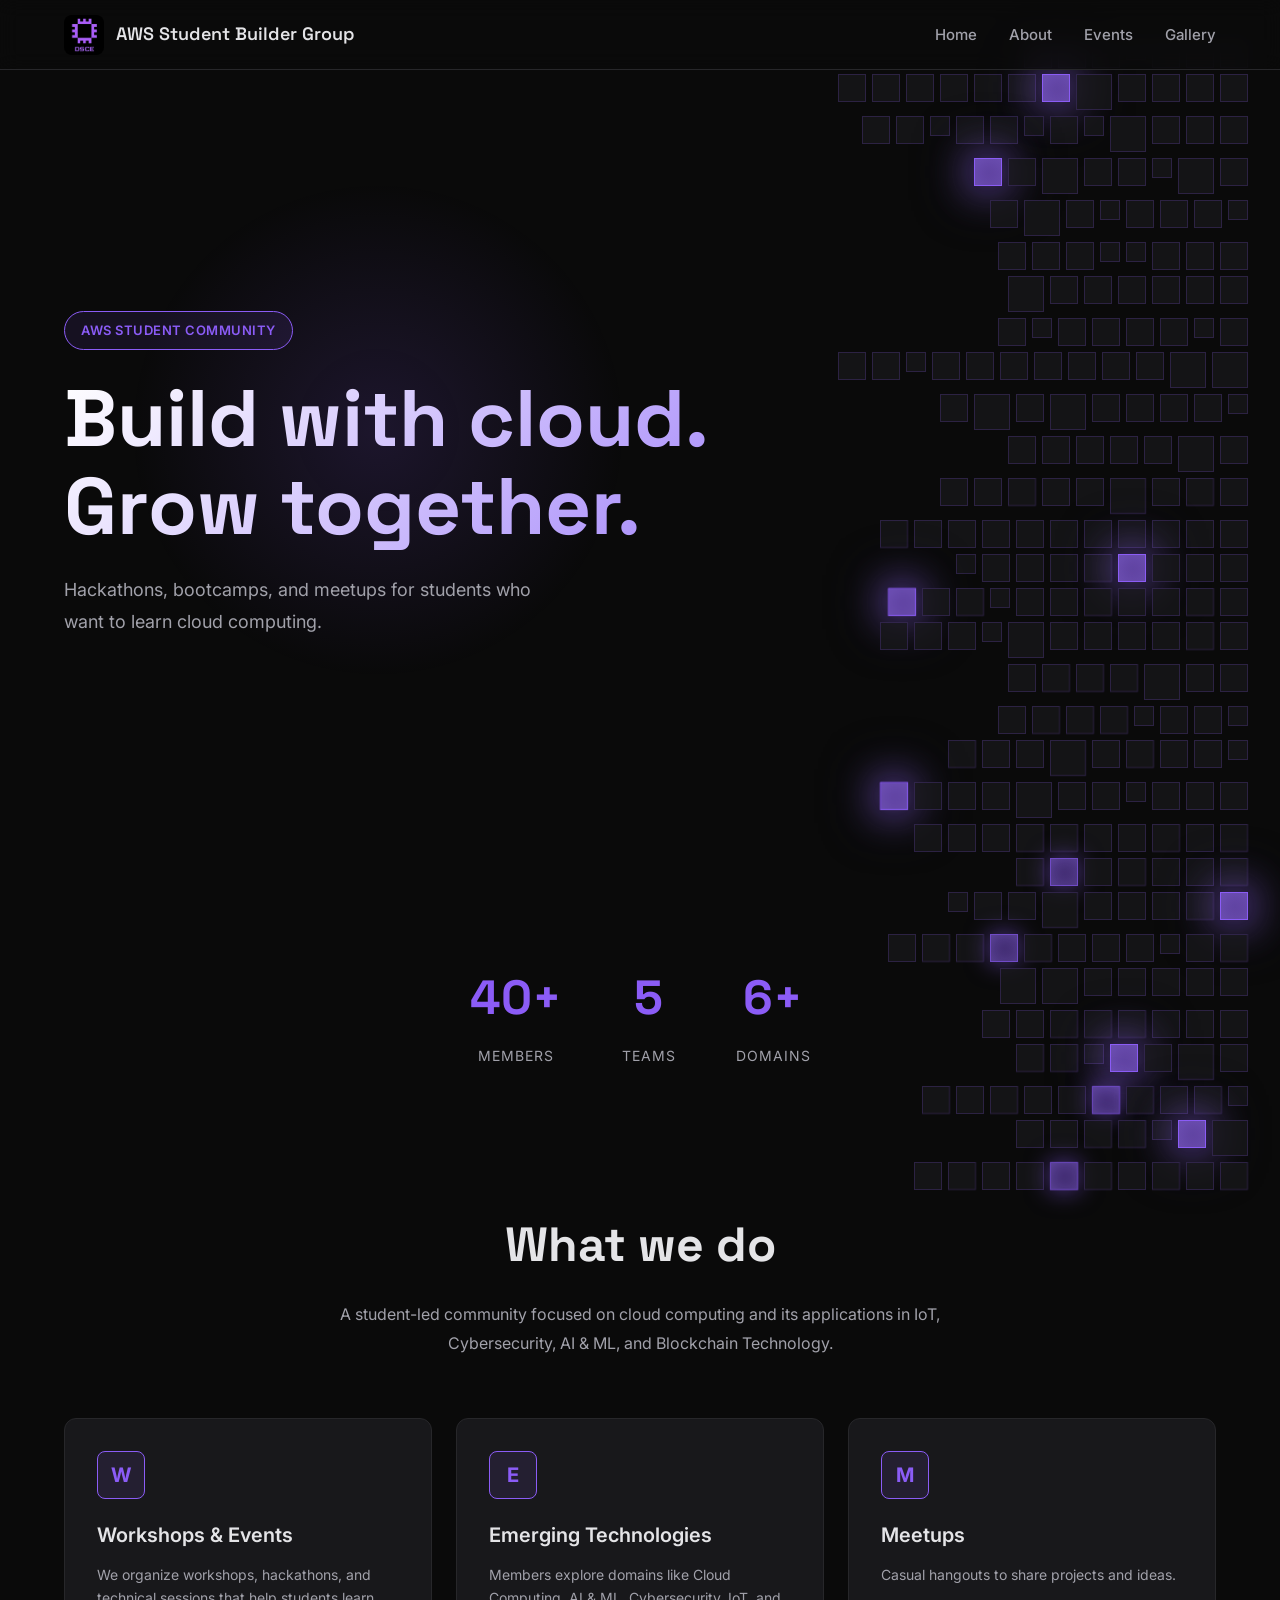
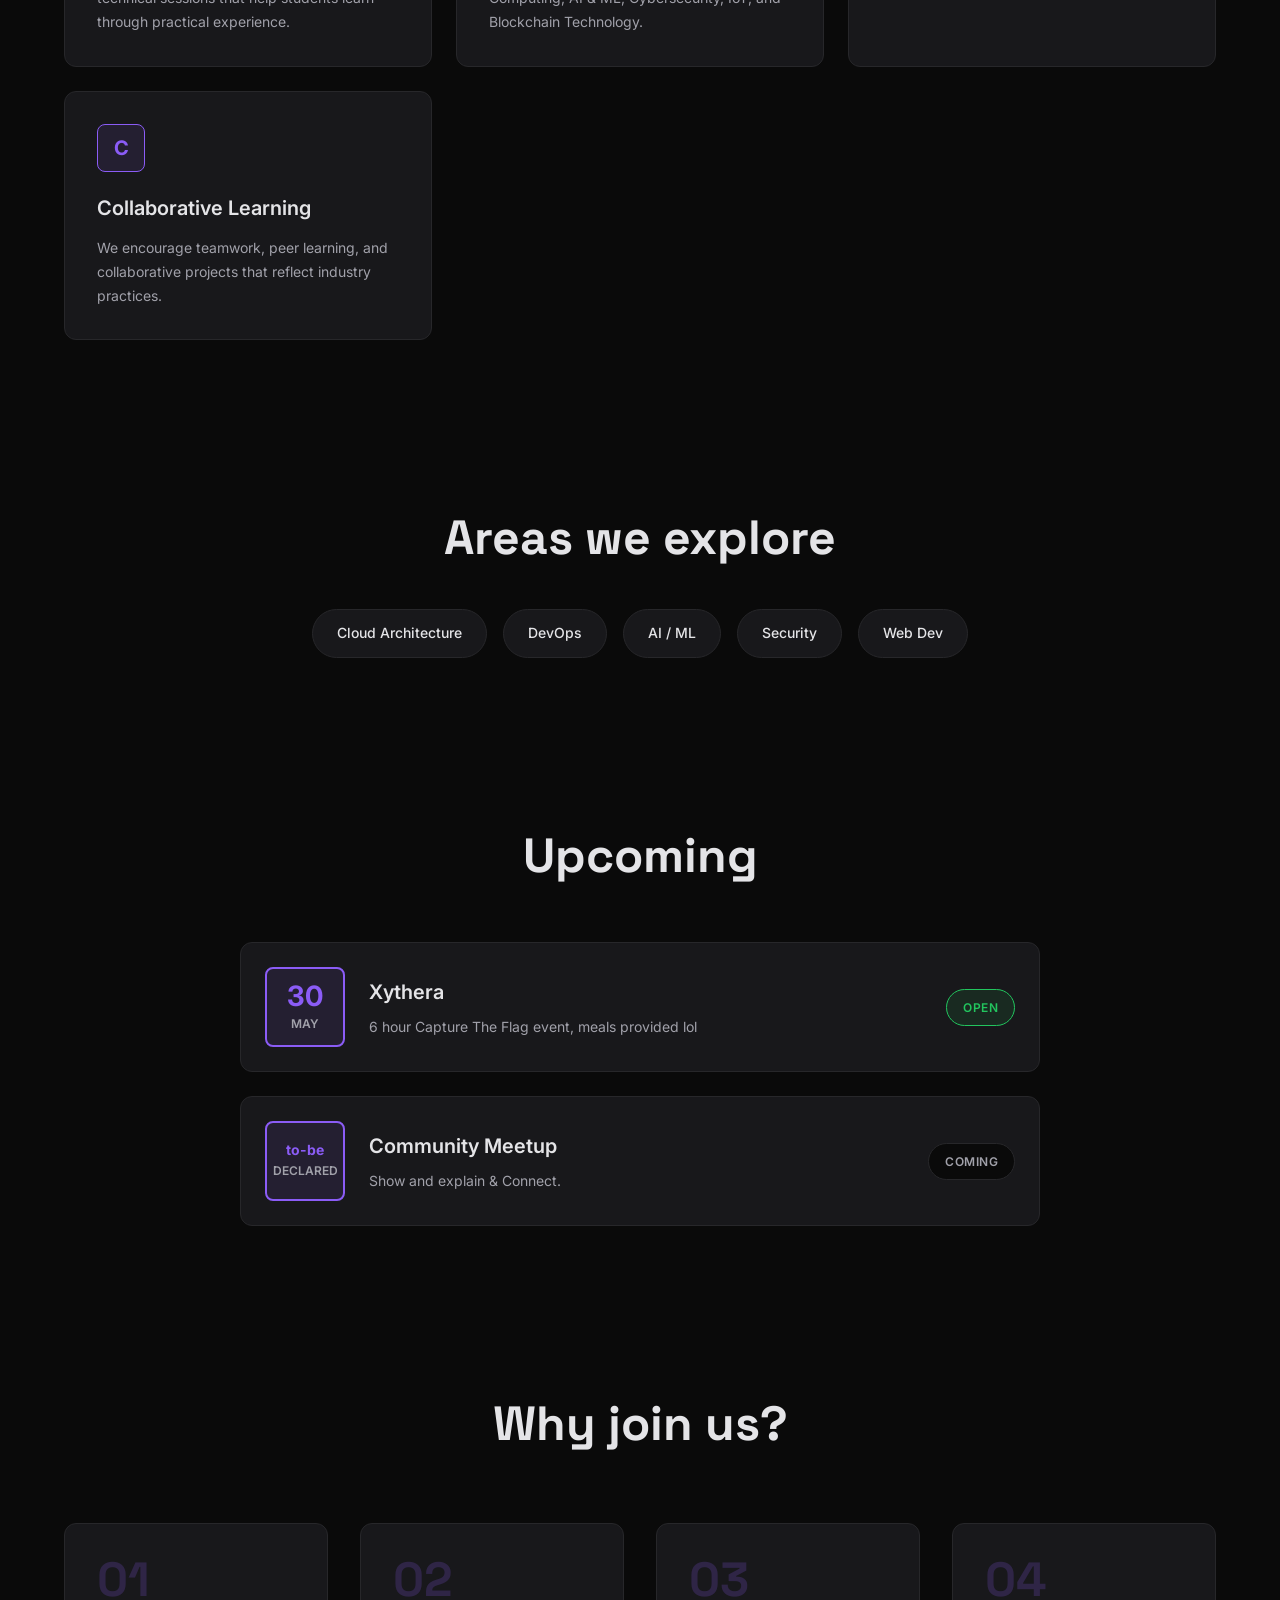
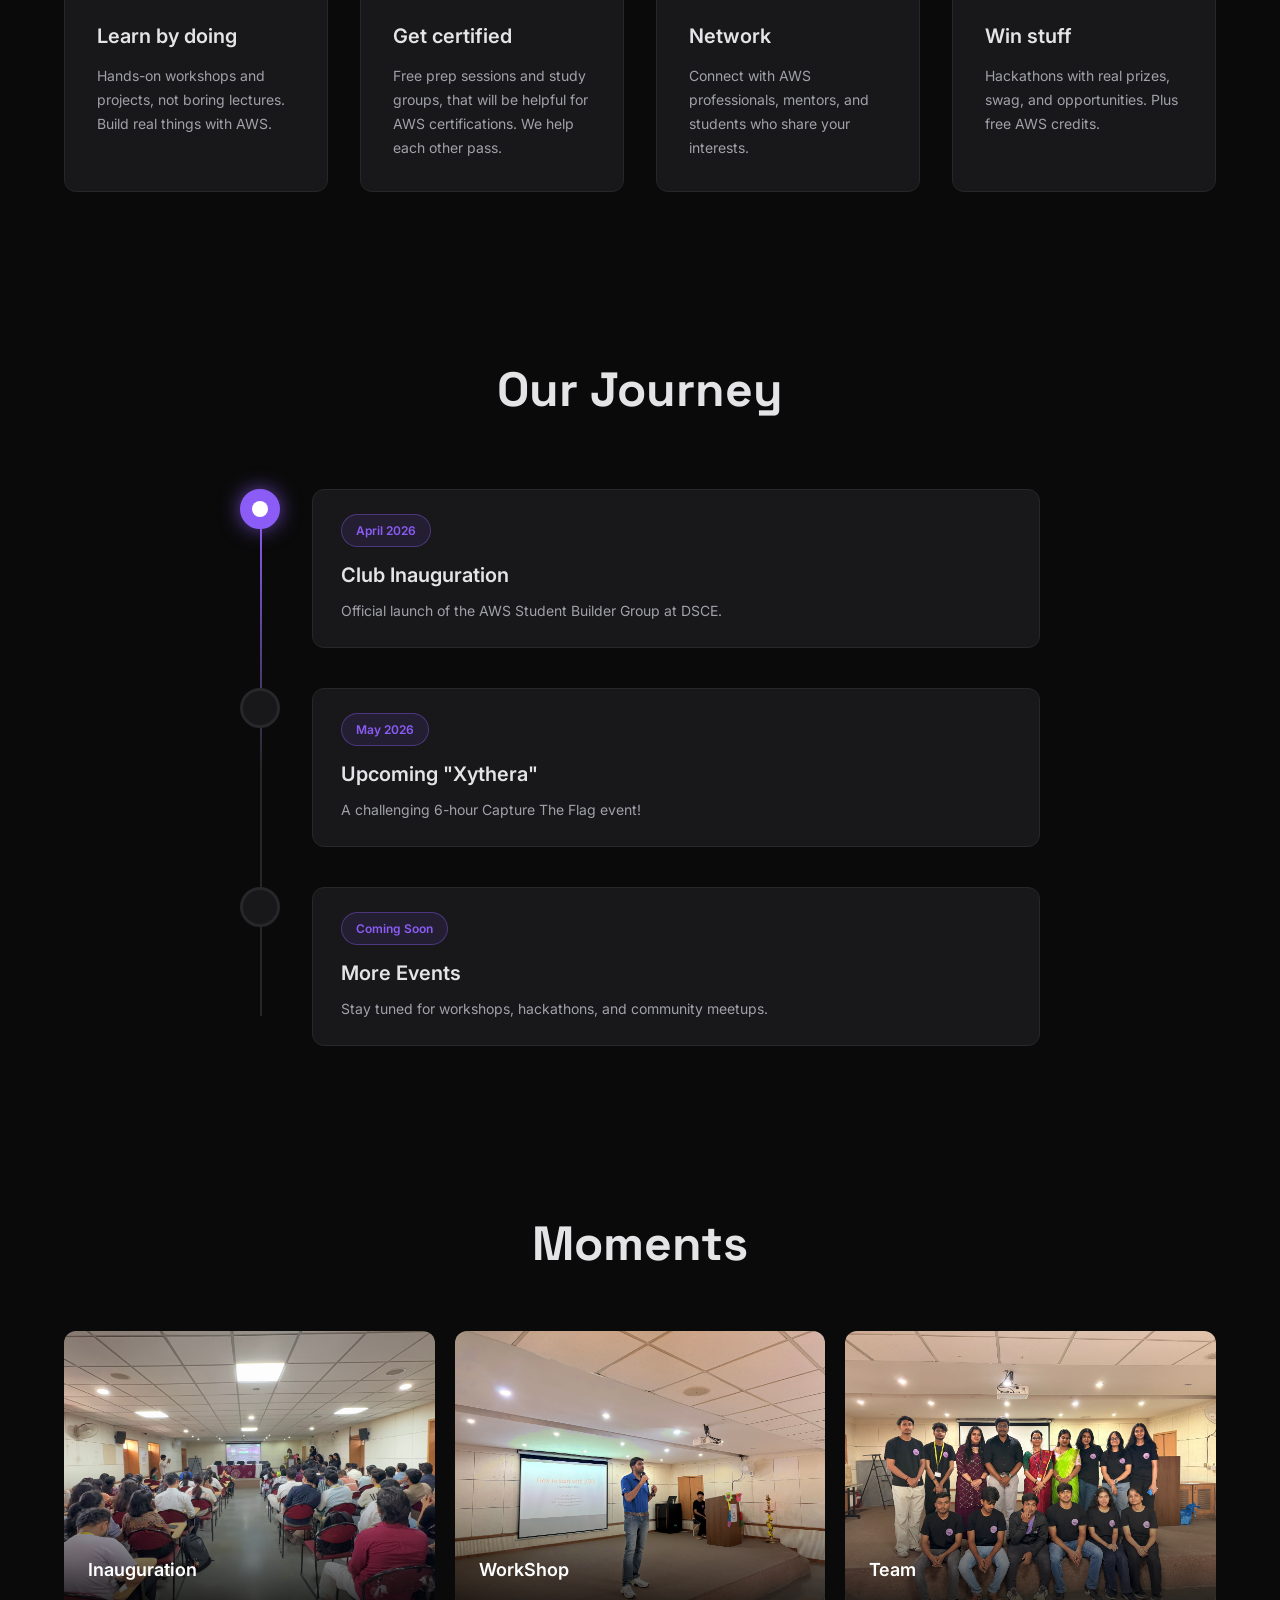
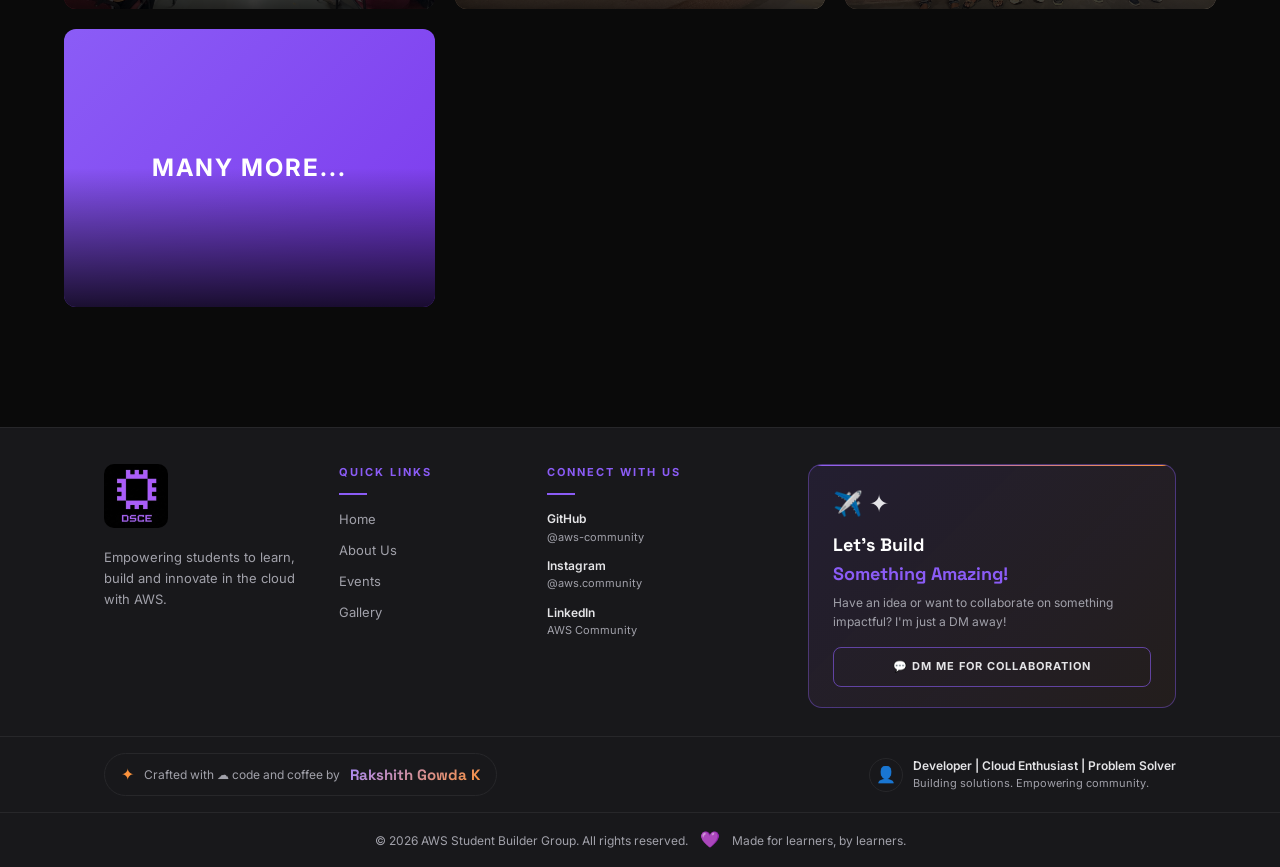
<file: index.html>
<!DOCTYPE html>
<html lang="en">
<head>
<meta charset="UTF-8"/>
<meta name="viewport" content="width=device-width, initial-scale=1.0"/>
<title>AWS Student Builder Group</title>
<link rel="preconnect" href="https://fonts.googleapis.com"/>
<link href="https://fonts.googleapis.com/css2?family=Inter:wght@400;500;600&family=Space+Grotesk:wght@600;700&display=swap" rel="stylesheet"/>
<style>
*{margin:0;padding:0;box-sizing:border-box}
:root{--bg:#0a0a0a;--bg-card:#18181b;--text:#e4e4e7;--text-muted:#a1a1aa;--accent:#8b5cf6;--accent-dark:#7c3aed;--glow:#a78bfa;--border:#27272a}
body{font-family:"Inter",-apple-system,BlinkMacSystemFont,"Segoe UI",sans-serif;background:var(--bg);color:var(--text);line-height:1.6;overflow-x:hidden}
.app-container{position:relative;min-height:100vh}

/* CUBE GRID */
.mega-cube-grid{position:absolute;top:0;right:0;width:50vw;min-height:100%;z-index:1;pointer-events:none;overflow:visible;padding:40px 0;contain:layout style}
.cube-row{display:flex;gap:6px;margin-bottom:6px;justify-content:flex-end;padding-right:5%;animation:rowWave 9s ease-in-out infinite}
.cube{width:28px;height:28px;background:rgba(24,24,27,0.75);border:1px solid rgba(139,92,246,0.2);position:relative;will-change:transform}
.cube.small{width:20px;height:20px}
.cube.large{width:36px;height:36px}
.cube::before{content:"";position:absolute;inset:0;background:linear-gradient(135deg,rgba(139,92,246,0.2),rgba(124,58,237,0.1));opacity:0;transition:opacity 0.3s ease}
.cube.anim-0{animation:cubeFloat1 6s ease-in-out infinite}
.cube.anim-1{animation:cubeFloat2 7s ease-in-out infinite}
.cube.anim-2{animation:cubeFloat3 8s ease-in-out infinite}
.cube.glow{background:rgba(139,92,246,0.35);border-color:rgba(139,92,246,0.7);box-shadow:0 0 25px rgba(139,92,246,0.6),inset 0 0 15px rgba(167,139,250,0.3)}
.cube.glow::before{opacity:1;animation:pulse 3s ease-in-out infinite}
.cube.glow-intense{background:rgba(139,92,246,0.5);border-color:var(--accent);box-shadow:0 0 40px rgba(139,92,246,0.9),0 0 60px rgba(167,139,250,0.5),inset 0 0 25px rgba(167,139,250,0.4)}
.cube.glow-intense::before{opacity:1;animation:pulse 2.5s ease-in-out infinite}
@keyframes cubeFloat1{0%,100%{transform:translate3d(0,0,0) scale(1)}33%{transform:translate3d(2px,-14px,0) scale(1.05)}66%{transform:translate3d(-2px,-8px,0) scale(0.98)}}
@keyframes cubeFloat2{0%,100%{transform:translate3d(0,0,0) rotate(0deg)}50%{transform:translate3d(0,-18px,0) rotate(2deg)}}
@keyframes cubeFloat3{0%,100%{transform:translate3d(0,0,0)}25%{transform:translate3d(-3px,-10px,0)}50%{transform:translate3d(2px,-20px,0)}75%{transform:translate3d(-2px,-12px,0)}}
@keyframes rowWave{0%,100%{transform:translate3d(0,0,0)}50%{transform:translate3d(-12px,0,0)}}
@keyframes pulse{0%,100%{opacity:0.6}50%{opacity:1}}
@keyframes shimmer{0%,100%{opacity:0;transform:translateX(-100%)}50%{opacity:0.8;transform:translateX(100%)}}

/* NAV */
.nav{position:fixed;top:0;left:0;right:0;height:70px;display:flex;align-items:center;justify-content:space-between;padding:0 5%;background:rgba(10,10,10,0.8);backdrop-filter:blur(10px);border-bottom:1px solid var(--border);z-index:100}
.logo{display:flex;align-items:center;gap:12px;text-decoration:none;color:var(--text);font-weight:600;font-size:18px;z-index:101}
.e-square-logo{width:40px;height:40px;display:flex;align-items:center;justify-content:center;background:var(--accent);border-radius:8px;font-size:20px}
.logo-text{font-family:"Space Grotesk",sans-serif;font-weight:600}
.nav-links{display:flex;gap:32px}
.nav-links a{color:var(--text-muted);text-decoration:none;font-size:15px;font-weight:500;transition:color 0.3s;position:relative}
.nav-links a:hover{color:var(--accent)}
.nav-links a::after{content:"";position:absolute;bottom:-4px;left:0;width:0;height:2px;background:var(--accent);transition:width 0.3s}
.nav-links a:hover::after{width:100%}
.burger{display:none;flex-direction:column;gap:5px;background:none;border:none;cursor:pointer;padding:4px;z-index:101}
.burger span{display:block;width:25px;height:2px;background:var(--text);border-radius:2px;transition:all 0.3s}
.mobile-nav{display:none;position:fixed;top:70px;right:0;width:250px;height:calc(100vh - 70px);background:rgba(10,10,10,0.98);backdrop-filter:blur(10px);flex-direction:column;padding:32px;border-left:1px solid var(--border);z-index:99}
.mobile-nav.open{display:flex}
.mobile-nav a{color:var(--text-muted);text-decoration:none;font-size:16px;font-weight:500;padding:12px 0;border-bottom:1px solid var(--border);transition:color 0.3s}
.mobile-nav a:hover{color:var(--accent)}

/* HERO */
.hero{min-height:100vh;display:flex;flex-direction:column;align-items:flex-start;justify-content:center;padding:100px 5% 50px;position:relative;z-index:10}
.hero-glow{position:absolute;top:20%;left:10%;width:500px;height:500px;background:radial-gradient(circle,rgba(139,92,246,0.15),transparent 70%);pointer-events:none;z-index:5}
.hero-content{max-width:700px;z-index:15}
.tag{display:inline-block;padding:8px 16px;background:rgba(139,92,246,0.1);border:1px solid var(--accent);border-radius:50px;color:var(--accent);font-size:13px;font-weight:600;letter-spacing:0.5px;text-transform:uppercase;margin-bottom:24px}
.hero h1{font-family:"Space Grotesk",sans-serif;font-size:clamp(48px,8vw,80px);font-weight:700;line-height:1.1;margin-bottom:24px;background:linear-gradient(135deg,#fff 0%,var(--glow) 100%);-webkit-background-clip:text;-webkit-text-fill-color:transparent;background-clip:text}
.hero-sub{font-size:18px;color:var(--text-muted);line-height:1.8;max-width:500px}

/* STATS */
.stats{display:flex;gap:60px;justify-content:center;padding:60px 5%;position:relative;z-index:10}
.stat{display:flex;flex-direction:column;align-items:center;gap:8px}
.stat-num{font-family:"Space Grotesk",sans-serif;font-size:48px;font-weight:700;color:var(--accent)}
.stat-label{font-size:14px;color:var(--text-muted);text-transform:uppercase;letter-spacing:1px}

/* ABOUT */
.about{padding:80px 5%;position:relative;z-index:10}
.about-header{text-align:center;max-width:700px;margin:0 auto 60px}
.about h2,.domains h2,.events h2,.why-join h2,.timeline h2,.gallery h2{font-family:"Space Grotesk",sans-serif;font-size:clamp(36px,5vw,48px);font-weight:700;margin-bottom:16px;color:var(--text)}
.about-header p{color:var(--text-muted);font-size:16px;line-height:1.8}
.cards{display:grid;grid-template-columns:repeat(auto-fit,minmax(280px,1fr));gap:24px;max-width:1200px;margin:0 auto}
.card{background:var(--bg-card);border:1px solid var(--border);border-radius:12px;padding:32px;position:relative;overflow:hidden;transition:all 0.3s}
.card::before{content:"";position:absolute;top:0;left:0;width:100%;height:3px;background:linear-gradient(90deg,var(--accent),var(--glow));transform:scaleX(0);transition:transform 0.3s}
.card:hover{border-color:var(--accent);transform:translateY(-4px);box-shadow:0 8px 24px rgba(139,92,246,0.2)}
.card:hover::before{transform:scaleX(1)}
.card-icon{width:48px;height:48px;display:flex;align-items:center;justify-content:center;background:rgba(139,92,246,0.1);border:1px solid var(--accent);border-radius:8px;font-size:20px;font-weight:700;color:var(--accent);margin-bottom:20px}
.card h3{font-size:20px;font-weight:600;margin-bottom:12px;color:var(--text)}
.card p{color:var(--text-muted);font-size:14px;line-height:1.7}

/* DOMAINS */
.domains{padding:80px 5%;text-align:center;position:relative;z-index:10}
.domain-pills{display:flex;flex-wrap:wrap;gap:16px;justify-content:center;margin-top:32px}
.pill{padding:12px 24px;background:var(--bg-card);border:1px solid var(--border);border-radius:50px;color:var(--text);font-size:14px;font-weight:500;transition:all 0.3s;cursor:default}
.pill:hover{background:rgba(139,92,246,0.1);border-color:var(--accent);color:var(--accent);transform:translateY(-2px)}

/* EVENTS */
.events{padding:80px 5%;position:relative;z-index:10}
.events h2{text-align:center;margin-bottom:48px}
.events-list{max-width:800px;margin:0 auto;display:flex;flex-direction:column;gap:24px}
.event{background:var(--bg-card);border:1px solid var(--border);border-radius:12px;padding:24px;display:flex;align-items:center;gap:24px;transition:all 0.3s}
.event:hover{border-color:var(--accent);transform:translateX(8px);box-shadow:0 4px 16px rgba(139,92,246,0.15)}
.event-date{display:flex;flex-direction:column;align-items:center;justify-content:center;min-width:80px;height:80px;background:rgba(139,92,246,0.1);border:2px solid var(--accent);border-radius:8px}
.event-date .day{font-size:28px;font-weight:700;color:var(--accent);line-height:1}
.event-date .month{font-size:12px;font-weight:600;color:var(--text-muted);text-transform:uppercase;margin-top:4px}
.event-info{flex:1}
.event-info h3{font-size:20px;font-weight:600;margin-bottom:8px;color:var(--text)}
.event-info p{color:var(--text-muted);font-size:14px}
.event-status{padding:8px 16px;background:var(--bg);border:1px solid var(--border);border-radius:50px;font-size:12px;font-weight:600;color:var(--text-muted);text-transform:uppercase;letter-spacing:0.5px;white-space:nowrap}
.event-status.open{background:rgba(34,197,94,0.1);border-color:#22c55e;color:#22c55e}

/* WHY JOIN */
.why-join{padding:80px 5%;position:relative;z-index:10}
.why-join h2{text-align:center;margin-bottom:60px}
.why-grid{display:grid;grid-template-columns:repeat(auto-fit,minmax(260px,1fr));gap:32px;max-width:1200px;margin:0 auto}
.why-card{background:var(--bg-card);border:1px solid var(--border);border-radius:12px;padding:32px;transition:all 0.3s}
.why-card:hover{border-color:var(--accent);transform:translateY(-4px)}
.why-num{font-family:"Space Grotesk",sans-serif;font-size:48px;font-weight:700;color:rgba(139,92,246,0.2);line-height:1;margin-bottom:16px}
.why-card h3{font-size:20px;font-weight:600;margin-bottom:12px;color:var(--text)}
.why-card p{color:var(--text-muted);font-size:14px;line-height:1.7}

/* TIMELINE */
.timeline{padding:80px 5%;position:relative;z-index:10}
.timeline h2{text-align:center;margin-bottom:60px}
.timeline-track{max-width:800px;margin:0 auto;position:relative;display:flex;flex-direction:column;gap:40px}
.timeline-track::before{content:"";position:absolute;left:20px;top:30px;bottom:30px;width:2px;background:linear-gradient(180deg,var(--accent),var(--border),var(--border));z-index:0}
.timeline-item{display:grid;grid-template-columns:40px 1fr;gap:32px;position:relative;transition:transform 0.3s}
.timeline-item:hover{transform:translateX(8px)}
.timeline-dot{width:40px;height:40px;border-radius:50%;background:var(--bg-card);border:3px solid var(--border);flex-shrink:0;z-index:2;transition:all 0.3s;display:flex;align-items:center;justify-content:center;position:relative}
.timeline-item:hover .timeline-dot{transform:scale(1.15);box-shadow:0 0 20px rgba(139,92,246,0.5)}
.timeline-dot.active{background:var(--accent);border-color:var(--accent);box-shadow:0 0 20px rgba(139,92,246,0.7);animation:dotPulse 2s ease-in-out infinite}
.timeline-dot.active::after{content:"";position:absolute;width:16px;height:16px;background:white;border-radius:50%}
.timeline-content{background:var(--bg-card);border:1px solid var(--border);border-radius:12px;padding:24px 28px;transition:all 0.3s;min-height:100px;display:flex;flex-direction:column;justify-content:center}
.timeline-item:hover .timeline-content{border-color:var(--accent);box-shadow:0 4px 20px rgba(139,92,246,0.15)}
.timeline-date{display:inline-block;padding:6px 14px;background:rgba(139,92,246,0.1);border:1px solid rgba(139,92,246,0.4);border-radius:50px;color:var(--accent);font-size:12px;font-weight:600;margin-bottom:12px;width:fit-content}
.timeline-content h3{font-size:20px;font-weight:600;margin-bottom:8px;color:var(--text)}
.timeline-content p{color:var(--text-muted);font-size:14px;line-height:1.7;margin:0}
@keyframes dotPulse{0%,100%{box-shadow:0 0 20px rgba(139,92,246,0.7)}50%{box-shadow:0 0 35px rgba(139,92,246,1)}}

/* GALLERY */
.gallery{padding:80px 5% 120px;position:relative;z-index:10}
.gallery h2{text-align:center;margin-bottom:48px}
.gallery-grid{display:grid;grid-template-columns:repeat(auto-fit,minmax(280px,1fr));gap:20px;max-width:1200px;margin:0 auto}
.gallery-item{aspect-ratio:4/3;border-radius:12px;display:flex;align-items:flex-end;padding:24px;position:relative;overflow:hidden;cursor:pointer;transition:all 0.3s}
.gallery-item::before{content:"";position:absolute;inset:0;background:linear-gradient(180deg,transparent 50%,rgba(0,0,0,0.8));z-index:1}
.gallery-item span{position:relative;z-index:2;color:white;font-weight:600;font-size:18px}
.gallery-item:hover{transform:scale(1.03);box-shadow:0 8px 24px rgba(0,0,0,0.4)}
.gallery-item.g1{background:linear-gradient(135deg,#667eea 0%,#764ba2 100%)}
.gallery-item.g2{background:linear-gradient(135deg,#f093fb 0%,#f5576c 100%)}
.gallery-item.g3{background:linear-gradient(135deg,#4facfe 0%,#00f2fe 100%)}
.gallery-item.g4{background:linear-gradient(135deg,#43e97b 0%,#38f9d7 100%)}
.gallery-item.many-more{background:linear-gradient(135deg,#8b5cf6 0%,#7c3aed 100%);justify-content:center;align-items:center}
.gallery-item.many-more span{font-size:24px;font-weight:700;text-transform:uppercase;letter-spacing:2px;z-index:2}
.gallery-item.empty-slot{background:var(--bg-card);border:2px dashed var(--border);justify-content:center;align-items:center}
.gallery-item.empty-slot::before{display:none}
.gallery-item.empty-slot span{color:var(--text-muted);font-size:16px;font-weight:500}
.gallery-item.empty-slot:hover{border-color:var(--accent);background:rgba(139,92,246,0.05)}
.gallery-item.empty-slot:hover span{color:var(--accent)}

/* FOOTER */
.footer{background:var(--bg-card);border-top:1px solid var(--border);padding:48px 5% 32px;position:relative;z-index:10}
.footer-inner{display:flex;justify-content:space-between;align-items:center;max-width:1200px;margin:0 auto 24px;flex-wrap:wrap;gap:20px}
.footer-brand{display:flex;align-items:center;gap:12px;font-weight:600;color:var(--text)}
.footer-links{display:flex;gap:24px}
.footer-links a{color:var(--text-muted);text-decoration:none;font-size:14px;transition:color 0.3s}
.footer-links a:hover{color:var(--accent)}
.footer-copy{text-align:center;color:var(--text-muted);font-size:13px;margin-top:24px;padding-top:24px;border-top:1px solid var(--border)}

/* SCROLL ANIMATIONS */
.reveal{opacity:0;transform:translateY(20px);transition:opacity 0.5s,transform 0.5s}
.reveal.visible{opacity:1;transform:translateY(0)}

/* RESPONSIVE */
@media(max-width:768px){
  .mega-cube-grid{width:55vw}
  .cube{width:22px;height:22px}
  .cube.small{width:16px;height:16px}
  .cube.large{width:28px;height:28px}
  .cube-row{gap:4px;margin-bottom:4px}
  .nav{padding:0 20px}
  .burger{display:flex}
  .nav-links{display:none}
  .hero{padding:120px 20px 50px}
  .stats{flex-direction:column;gap:32px}
  .about,.domains,.events,.why-join,.timeline,.gallery{padding:60px 20px}
  .cards,.why-grid,.gallery-grid{grid-template-columns:1fr}
  .event{flex-direction:column;align-items:flex-start}
  .footer-inner{flex-direction:column;text-align:center}
  .footer-links{flex-direction:column;gap:12px;align-items:center}
}
@media(max-width:480px){
  .mega-cube-grid{width:65vw}
  .cube{width:18px;height:18px}
  .cube.small{width:14px;height:14px}
  .cube.large{width:24px;height:24px}
  .cube-row{gap:3px;margin-bottom:3px}
}
</style>
</head>
<body>
<div class="app-container">

  <!-- CUBE GRID BACKGROUND -->
  <div class="mega-cube-grid" id="cubeGrid"></div>

  <!-- NAV -->
  <nav class="nav">
    <a href="#home" class="logo">
      <img src="logo.jpg" style="width:40px;height:40px;border-radius:8px;object-fit:cover;">
      <span class="logo-text">AWS Student Builder Group</span>
    </a>
    <div class="nav-links">
      <a href="#home">Home</a>
      <a href="#about">About</a>
      <a href="#events">Events</a>
      <a href="#gallery">Gallery</a>
    </div>
    <button class="burger" id="burger" aria-label="Menu">
      <span></span><span></span><span></span>
    </button>
  </nav>

  <!-- MOBILE NAV -->
  <div class="mobile-nav" id="mobileNav">
    <a href="#home">Home</a>
    <a href="#about">About</a>
    <a href="#events">Events</a>
    <a href="#gallery">Gallery</a>
  </div>

  <main>
    <!-- HERO -->
    <section class="hero" id="home">
      <div class="hero-glow"></div>
      <div class="hero-content">
        <p class="tag">AWS Student Community</p>
        <h1>Build with cloud.<br>Grow together.</h1>
        <p class="hero-sub">Hackathons, bootcamps, and meetups for students who want to learn cloud computing.</p>
      </div>
    </section>

    <!-- STATS -->
    <section class="stats">
      <div class="stat reveal">
        <span class="stat-num">40+</span>
        <span class="stat-label">Members</span>
      </div>
      <div class="stat reveal" style="transition-delay:0.05s">
        <span class="stat-num">5</span>
        <span class="stat-label">Teams</span>
      </div>
      <div class="stat reveal" style="transition-delay:0.1s">
        <span class="stat-num">6+</span>
        <span class="stat-label">Domains</span>
      </div>
    </section>

    <!-- ABOUT -->
    <section class="about" id="about">
      <div class="about-header">
        <h2>What we do</h2>
        <p>A student-led community focused on cloud computing and its applications in IoT, Cybersecurity, AI &amp; ML, and Blockchain Technology.</p>
      </div>
      <div class="cards">
        <div class="card reveal" style="transition-delay:0.15s">
          <div class="card-icon">W</div>
          <h3>Workshops &amp; Events</h3>
          <p>We organize workshops, hackathons, and technical sessions that help students learn through practical experience.</p>
        </div>
        <div class="card reveal" style="transition-delay:0.2s">
          <div class="card-icon">E</div>
          <h3>Emerging Technologies</h3>
          <p>Members explore domains like Cloud Computing, AI &amp; ML, Cybersecurity, IoT, and Blockchain Technology.</p>
        </div>
        <div class="card reveal" style="transition-delay:0.25s">
          <div class="card-icon">M</div>
          <h3>Meetups</h3>
          <p>Casual hangouts to share projects and ideas.</p>
        </div>
        <div class="card reveal" style="transition-delay:0.3s">
          <div class="card-icon">C</div>
          <h3>Collaborative Learning</h3>
          <p>We encourage teamwork, peer learning, and collaborative projects that reflect industry practices.</p>
        </div>
      </div>
    </section>

    <!-- DOMAINS -->
    <section class="domains">
      <h2>Areas we explore</h2>
      <div class="domain-pills">
        <span class="pill">Cloud Architecture</span>
        <span class="pill">DevOps</span>
        <span class="pill">AI / ML</span>
        <span class="pill">Security</span>
        <span class="pill">Web Dev</span>
      </div>
    </section>

    <!-- EVENTS -->
    <section class="events" id="events">
      <h2>Upcoming</h2>
      <div class="events-list">
        <article class="event reveal" style="transition-delay:0.35s">
          <div class="event-date">
            <span class="day">30</span>
            <span class="month">May</span>
          </div>
          <div class="event-info">
            <h3>Xythera</h3>
            <p>6 hour Capture The Flag event, meals provided lol</p>
          </div>
          <span class="event-status open">Open</span>
        </article>
        <article class="event reveal" style="transition-delay:0.4s">
          <div class="event-date">
            <span class="day" style="font-size:14px">to-be</span>
            <span class="month">declared</span>
          </div>
          <div class="event-info">
            <h3>Community Meetup</h3>
            <p>Show and explain &amp; Connect.</p>
          </div>
          <span class="event-status">Coming</span>
        </article>
      </div>
    </section>

    <!-- WHY JOIN -->
    <section class="why-join">
      <h2>Why join us?</h2>
      <div class="why-grid">
        <div class="why-card reveal" style="transition-delay:0.45s">
          <div class="why-num">01</div>
          <h3>Learn by doing</h3>
          <p>Hands-on workshops and projects, not boring lectures. Build real things with AWS.</p>
        </div>
        <div class="why-card reveal" style="transition-delay:0.5s">
          <div class="why-num">02</div>
          <h3>Get certified</h3>
          <p>Free prep sessions and study groups, that will be helpful for AWS certifications. We help each other pass.</p>
        </div>
        <div class="why-card reveal" style="transition-delay:0.55s">
          <div class="why-num">03</div>
          <h3>Network</h3>
          <p>Connect with AWS professionals, mentors, and students who share your interests.</p>
        </div>
        <div class="why-card reveal" style="transition-delay:0.6s">
          <div class="why-num">04</div>
          <h3>Win stuff</h3>
          <p>Hackathons with real prizes, swag, and opportunities. Plus free AWS credits.</p>
        </div>
      </div>
    </section>

    <!-- TIMELINE -->
    <section class="timeline">
      <h2>Our Journey</h2>
      <div class="timeline-track">
        <div class="timeline-item reveal" style="transition-delay:0.65s">
          <div class="timeline-dot active"></div>
          <div class="timeline-content">
            <span class="timeline-date">April 2026</span>
            <h3>Club Inauguration</h3>
            <p>Official launch of the AWS Student Builder Group at DSCE.</p>
          </div>
        </div>
        <div class="timeline-item reveal" style="transition-delay:0.7s">
          <div class="timeline-dot"></div>
          <div class="timeline-content">
            <span class="timeline-date">May 2026</span>
            <h3>Upcoming "Xythera"</h3>
            <p>A challenging 6-hour Capture The Flag event!</p>
          </div>
        </div>
        <div class="timeline-item reveal" style="transition-delay:0.75s">
          <div class="timeline-dot"></div>
          <div class="timeline-content">
            <span class="timeline-date">Coming Soon</span>
            <h3>More Events</h3>
            <p>Stay tuned for workshops, hackathons, and community meetups.</p>
          </div>
        </div>
      </div>
    </section>


<section class="gallery" id="gallery">
      <h2>Moments</h2>
      <div class="gallery-grid">
        <div class="gallery-item reveal" style="background-image:url('1.JPG');background-size:cover;background-position:center;">
          <span>Inauguration</span>
        </div>
        <div class="gallery-item reveal" style="background-image:url('2.JPG');background-size:cover;background-position:center;transition-delay:0.05s">
          <span>WorkShop</span>
        </div>
        <div class="gallery-item reveal" style="background-image:url('3.JPG');background-size:cover;background-position:center;transition-delay:0.1s">
          <span>Team</span>
        </div>
        
        <div class="gallery-item many-more reveal" style="transition-delay:0.2s">
          <span>Many More...</span>
        </div>
      </div>
    </section>
  <!-- FOOTER -->
  <!-- <footer class="footer">
    <div class="footer-inner">
      <div class="footer-brand">
        <img src="logo.jpg" style="width:40px;height:40px;border-radius:8px;object-fit:cover;">
        <span class="logo-text">AWS Student Builder Group</span>
      </div>
      <div class="footer-links">
        <a href="#">Instagram</a>
        <a href="#">LinkedIn</a>
        <a href="#">GitHub</a>
      </div>
    </div>
    <div class="footer-copy">2026 AWS Student Builder Group</div> -->

    <footer class="footer" style="padding:0;">

  <!-- MAIN FOOTER -->
  <div style="display:grid;grid-template-columns:0.8fr 0.7fr 0.9fr 1.4fr;gap:24px;max-width:1200px;margin:0 auto;padding:36px 5% 28px;align-items:start;">

    <!-- LOGO + DESC -->
    <div>
      <img src="logo.jpg" style="width:64px;height:64px;object-fit:cover;border-radius:10px;margin-bottom:12px;">
      <p style="color:#a1a1aa;font-size:13px;line-height:1.6;">Empowering students to learn, build and innovate in the cloud with AWS.</p>
    </div>

    <!-- QUICK LINKS -->
    <div>
      <p style="font-size:11px;font-weight:700;letter-spacing:2px;text-transform:uppercase;color:#8b5cf6;margin-bottom:12px;">Quick Links</p>
      <div style="width:28px;height:2px;background:#8b5cf6;margin-bottom:14px;"></div>
      <div style="display:flex;flex-direction:column;gap:10px;">
        <a href="#home" style="color:#a1a1aa;text-decoration:none;font-size:13px;" onmouseover="this.style.color='#8b5cf6'" onmouseout="this.style.color='#a1a1aa'">Home</a>
        <a href="#about" style="color:#a1a1aa;text-decoration:none;font-size:13px;" onmouseover="this.style.color='#8b5cf6'" onmouseout="this.style.color='#a1a1aa'">About Us</a>
        <a href="#events" style="color:#a1a1aa;text-decoration:none;font-size:13px;" onmouseover="this.style.color='#8b5cf6'" onmouseout="this.style.color='#a1a1aa'">Events</a>
        <a href="#gallery" style="color:#a1a1aa;text-decoration:none;font-size:13px;" onmouseover="this.style.color='#8b5cf6'" onmouseout="this.style.color='#a1a1aa'">Gallery</a>
      </div>
    </div>

    <!-- CONNECT WITH US -->
    <div>
      <p style="font-size:11px;font-weight:700;letter-spacing:2px;text-transform:uppercase;color:#8b5cf6;margin-bottom:12px;">Connect With Us</p>
      <div style="width:28px;height:2px;background:#8b5cf6;margin-bottom:14px;"></div>
      <div style="display:flex;flex-direction:column;gap:10px;">
        <a href="https://github.com/awssbg-dsce" style="color:#a1a1aa;text-decoration:none;font-size:13px;display:flex;align-items:center;gap:8px;" onmouseover="this.style.color='#8b5cf6'" onmouseout="this.style.color='#a1a1aa'">
          <div><div style="color:#e4e4e7;font-weight:600;font-size:12px;">GitHub</div><div style="font-size:11px;">@aws-community</div></div>
        </a>
        <a href="https://www.instagram.com/aws_sbg_dsce?igsh=azJ2Z3ZnNXM2YWRn" style="color:#a1a1aa;text-decoration:none;font-size:13px;display:flex;align-items:center;gap:8px;" onmouseover="this.style.color='#8b5cf6'" onmouseout="this.style.color='#a1a1aa'">
          <div><div style="color:#e4e4e7;font-weight:600;font-size:12px;">Instagram</div><div style="font-size:11px;">@aws.community</div></div>
        </a>
        <a href="https://www.linkedin.com/company/aws-cloud-club-dsce/?utm_source=ig&utm_medium=social&utm_content=link_in_bio&fbclid=PAb21jcAR_wyRleHRuA2FlbQIxMQBzcnRjBmFwcF9pZA81NjcwNjczNDMzNTI0MjcAAaexiKMW3u_cCpLw_rYHJEzn_MJxyfqMEQp4UCxCRfDCOEJLx1dBI9EGQmQ5SQ_aem_njmF1Ym6ZOZc5SSHitz9Bg" style="color:#a1a1aa;text-decoration:none;font-size:13px;display:flex;align-items:center;gap:8px;" onmouseover="this.style.color='#8b5cf6'" onmouseout="this.style.color='#a1a1aa'">
          <div><div style="color:#e4e4e7;font-weight:600;font-size:12px;">LinkedIn</div><div style="font-size:11px;">AWS Community</div></div>
        </a>
      </div>
    </div>

    <!-- COLLAB CARD -->
    <div style="background:linear-gradient(135deg,rgba(139,92,246,0.1),rgba(251,146,60,0.05));border:1px solid rgba(139,92,246,0.4);border-radius:14px;padding:20px 24px;position:relative;overflow:hidden;">
      <div style="position:absolute;top:-1px;left:0;right:0;height:2px;background:linear-gradient(90deg,#8b5cf6,#fb923c);"></div>
      <div style="font-size:24px;margin-bottom:8px;">✈️ ✦</div>
      <h3 style="font-family:'Space Grotesk',sans-serif;font-size:18px;font-weight:700;color:#fff;margin-bottom:4px;">Let's Build<br><span style="color:#8b5cf6;">Something Amazing!</span></h3>
      <p style="color:#a1a1aa;font-size:12px;line-height:1.6;margin-bottom:16px;">Have an idea or want to collaborate on something impactful? I'm just a DM away!</p>
      <!-- <a href="mailto:erakshith001@gmail.com" style="display:flex;align-items:center;justify-content:center;gap:8px;background:transparent;border:1px solid rgba(139,92,246,0.6);color:#e4e4e7;text-decoration:none;font-size:11px;font-weight:700;letter-spacing:1px;text-transform:uppercase;padding:10px 16px;border-radius:8px;transition:all 0.3s;width:100%;box-sizing:border-box;"
        onmouseover="this.style.background='rgba(139,92,246,0.2)';this.style.borderColor='#8b5cf6'"
        onmouseout="this.style.background='transparent';this.style.borderColor='rgba(139,92,246,0.6)'">
        💬 DM Me For Collaboration
      </a> -->

      <a 
  href="mailto:rakshith001@gmail.com?subject=Collaboration%20Request&body=Hey%20Rakshith,%20I%20would%20like%20to%20collaborate%20with%20you."
  style="display:flex;align-items:center;justify-content:center;gap:8px;background:transparent;border:1px solid rgba(139,92,246,0.6);color:#e4e4e7;text-decoration:none;font-size:11px;font-weight:700;letter-spacing:1px;text-transform:uppercase;padding:10px 16px;border-radius:8px;transition:all 0.3s;width:100%;box-sizing:border-box;"
  onmouseover="this.style.background='rgba(139,92,246,0.2)';this.style.borderColor='#8b5cf6'"
  onmouseout="this.style.background='transparent';this.style.borderColor='rgba(139,92,246,0.6)'"
>
  💬 DM Me For Collaboration
</a>
    </div>

  </div>

  <!-- DIVIDER -->
  <div style="border-top:1px solid #27272a;"></div>

  <!-- BUILT BY STRIP -->
  <div style="max-width:1200px;margin:0 auto;padding:16px 5%;display:flex;align-items:center;justify-content:space-between;flex-wrap:wrap;gap:12px;">
    <div style="display:flex;align-items:center;gap:10px;background:#18181b;border:1px solid #27272a;border-radius:50px;padding:8px 16px;">
      <span style="color:#fb923c;">✦</span>
      <span style="color:#a1a1aa;font-size:12px;">Crafted with ☁ code and coffee by</span>
      <span style="font-family:'Space Grotesk',sans-serif;font-size:15px;font-weight:700;background:linear-gradient(135deg,#a78bfa,#fb923c);-webkit-background-clip:text;-webkit-text-fill-color:transparent;background-clip:text;">Rakshith Gowda K</span>
    </div>
    <div style="display:flex;align-items:center;gap:10px;">
      <div style="width:34px;height:34px;background:#18181b;border:1px solid #27272a;border-radius:50%;display:flex;align-items:center;justify-content:center;font-size:16px;">👤</div>
      <div>
        <div style="color:#e4e4e7;font-size:12px;font-weight:600;">Developer | Cloud Enthusiast | Problem Solver</div>
        <div style="color:#a1a1aa;font-size:11px;">Building solutions. Empowering community.</div>
      </div>
    </div>
  </div>

  <!-- DIVIDER -->
  <div style="border-top:1px solid #27272a;"></div>

  <!-- COPYRIGHT -->
  <div style="text-align:center;padding:14px;display:flex;align-items:center;justify-content:center;gap:12px;flex-wrap:wrap;">
    <span style="color:#a1a1aa;font-size:12px;">© 2026 AWS Student Builder Group. All rights reserved.</span>
    <span style="color:#8b5cf6;">💜</span>
    <span style="color:#a1a1aa;font-size:12px;">Made for learners, by learners.</span>
  </div>

</footer>
<!-- 
  </footer> -->
</div>

<script>
// Generate cube grid
(function(){
  const grid = document.getElementById('cubeGrid');
  const anims = ['anim-0','anim-1','anim-2'];
  const sizes = ['','small','large'];
  const glows = ['','','','','','glow','glow-intense'];
  const rows = 30;
  for(let r = 0; r < rows; r++){
    const row = document.createElement('div');
    row.className = 'cube-row';
    const cols = 7 + Math.floor(Math.random()*6);
    for(let c = 0; c < cols; c++){
      const cube = document.createElement('div');
      const anim = anims[Math.floor(Math.random()*3)];
      const size = Math.random() < 0.3 ? sizes[Math.floor(Math.random()*3)] : '';
      const glow = Math.random() < 0.15 ? glows[Math.floor(Math.random()*glows.length)] : '';
      cube.className = ['cube', size, anim, glow].filter(Boolean).join(' ');
      cube.style.animationDelay = (r * 0.08 + c * 0.04) + 's';
      row.appendChild(cube);
    }
    grid.appendChild(row);
  }
})();

// Burger menu
const burger = document.getElementById('burger');
const mobileNav = document.getElementById('mobileNav');
burger.addEventListener('click', () => {
  mobileNav.classList.toggle('open');
});
mobileNav.querySelectorAll('a').forEach(a => {
  a.addEventListener('click', () => mobileNav.classList.remove('open'));
});

// Scroll reveal
const observer = new IntersectionObserver((entries) => {
  entries.forEach(e => { if(e.isIntersecting) e.target.classList.add('visible'); });
}, { threshold: 0.1 });
document.querySelectorAll('.reveal').forEach(el => observer.observe(el));
</script>
</body>
</html>
</file>
